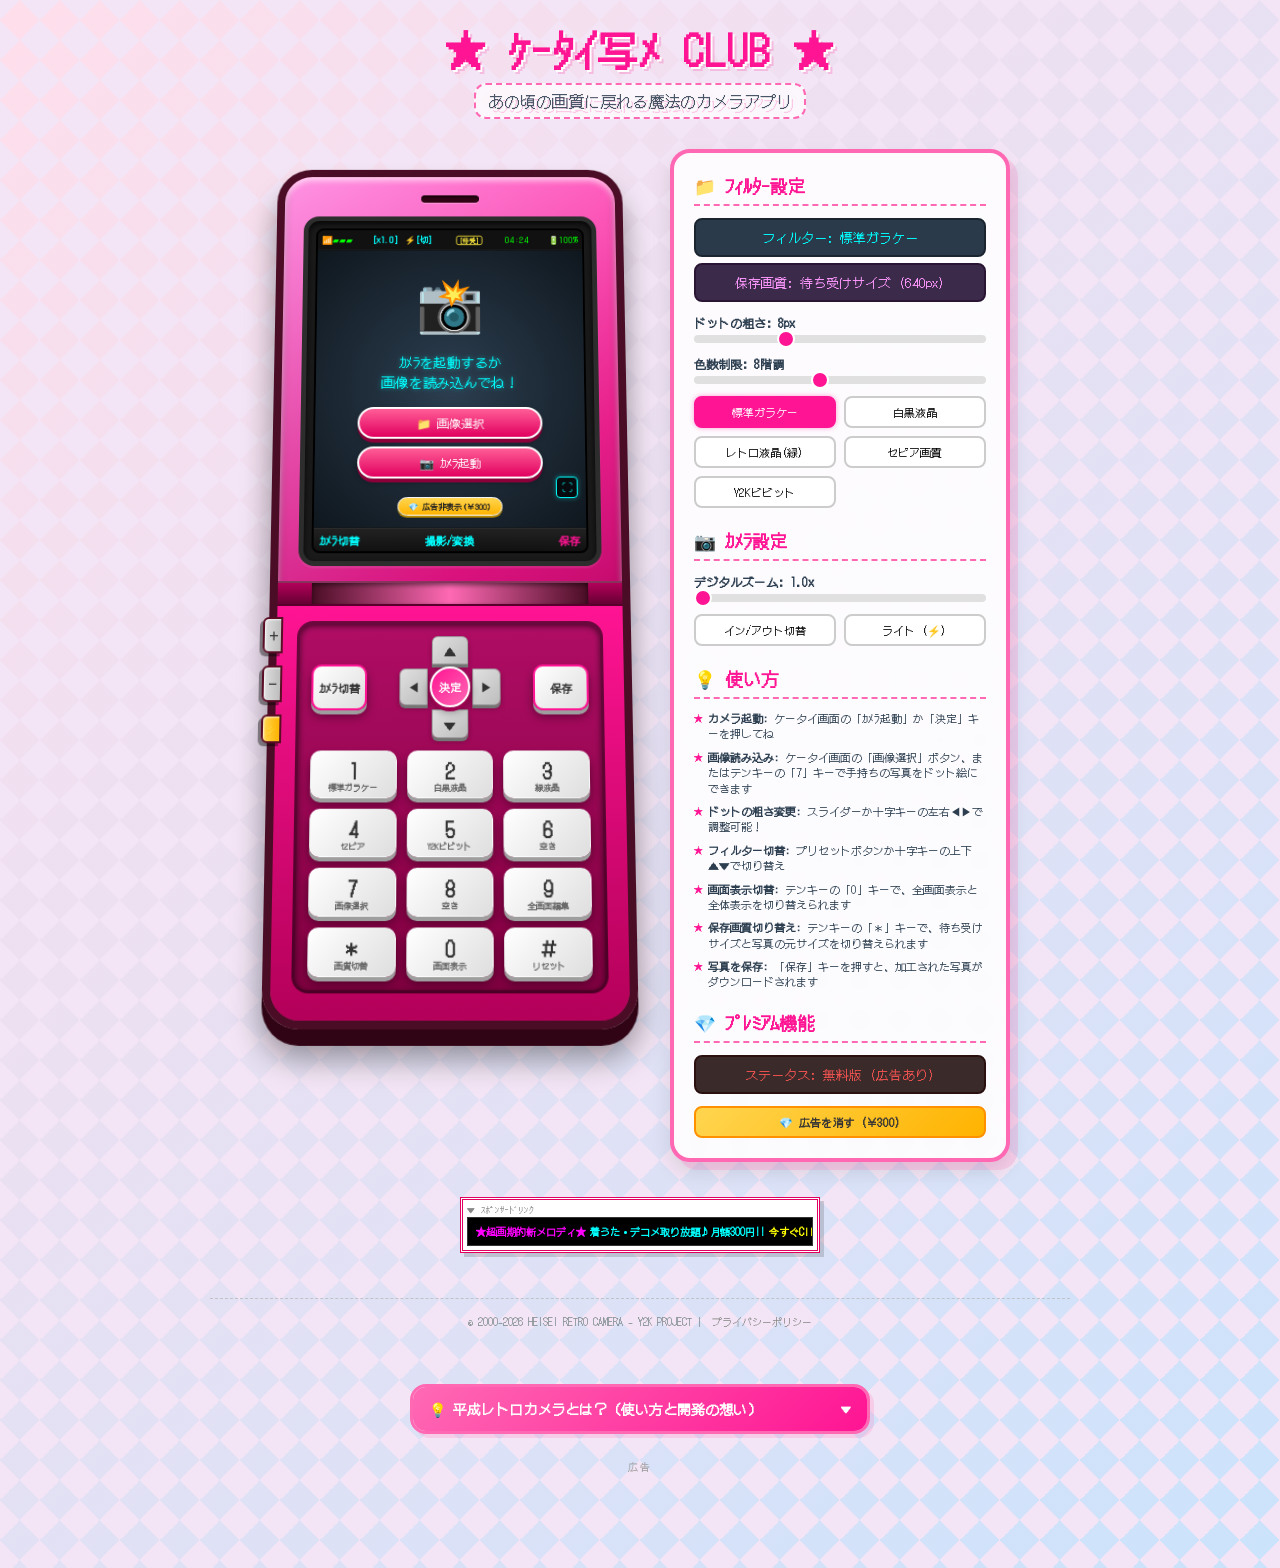
<file: index.html>
<!DOCTYPE html>
<html lang="ja">
<head>
    <meta charset="UTF-8">
    <meta name="viewport" content="width=device-width, initial-scale=1.0">
    <title>平成レトロカメラ | ガラケー画質・ドット絵加工Webアプリ</title>
    
    <!-- SEO 対策メタタグ -->
    <meta name="description" content="「あの頃」のガラケー画質にワンタップ加工！平成レトロなエモいドット絵風写真が撮れる、Y2Kエフェクト特化型カメラアプリ。">
    <meta name="keywords" content="平成レトロカメラ,ガラケー画質,ドット絵加工,Y2Kエフェクト,レトロポップ,カメラアプリ,無料,PWA">
    
    <!-- OGP (SNSシェア用メタタグ) -->
    <meta property="og:title" content="平成レトロカメラ | ガラケー画質ドット絵加工アプリ">
    <meta property="og:description" content="撮影した写真をガラケー風 of 低解像度・ガサガサ画質にワンタップ加工！">
    <meta property="og:type" content="website">
    <meta property="og:image" content="icon-512.png">
    
    <!-- PWA対応メタタグ ＆ マニフェスト -->
    <link rel="manifest" href="manifest.json">
    <meta name="theme-color" content="#ff69b4">
    
    <!-- iOS用PWA対応 -->
    <meta name="apple-mobile-web-app-capable" content="yes">
    <meta name="apple-mobile-web-app-status-bar-style" content="black-translucent">
    <meta name="apple-mobile-web-app-title" content="平成ﾚﾄﾛｶﾒﾗ">
    <link rel="apple-touch-icon" href="icon-192.png">

    <link rel="stylesheet" href="style.css?v=7">
    <!-- レトロなドットフォントをインポート -->
    <link rel="preconnect" href="https://fonts.googleapis.com">
    <link rel="preconnect" href="https://fonts.gstatic.com" crossorigin>
    <link href="https://fonts.googleapis.com/css2?family=DotGothic16&family=VT323&display=swap" rel="stylesheet">
</head>
<body>
    <div class="app-wrapper">
        <!-- スマホWeb版限定：最上部バナー (320x50) -->
        <div class="web-only-container ad-mobile-only" style="margin-top: 10px; margin-bottom: 5px; width: 100%; display: flex; justify-content: center; align-items: center;">
            <div class="admax-wrapper">
                <!-- admax -->
                <script src="https://adm.shinobi.jp/s/96e5e6a178e38fd227692c50a9574ebe"></script>
                <!-- admax -->
            </div>
        </div>
        <header class="app-header">
            <h1 class="logo-text">★ ｹｰﾀｲ写ﾒ CLUB ★</h1>
            <p class="sub-text">あの頃の画質に戻れる魔法のカメラアプリ</p>
        </header>

        <main class="main-content">
            <!-- ガラケー本体のUI -->
            <div class="phone-case">
                <!-- 側面ボタン（ボリューム/ズーム/ライトキー） -->
                <div class="side-keys">
                    <button class="side-key-btn" id="btn-side-zoom-in" title="ズームイン">＋</button>
                    <button class="side-key-btn" id="btn-side-zoom-out" title="ズームアウト">－</button>
                    <button class="side-key-btn" id="btn-side-light" title="ライトON/OFF">⚡</button>
                </div>

                <!-- 上部パーツ（ディスプレイ側） -->
                <div class="phone-upper">
                    <div class="speaker"></div>
                    <div class="screen-bezel">
                        <div class="screen-inner">
                            <!-- ステータスバー（電波、時間、電池） -->
                            <div class="status-bar">
                                <div class="signal">📶<span class="sig-bars">▰▰▰</span></div>
                                <div class="status-indicators">
                                    <span class="status-item" id="status-zoom">[x1.0]</span>
                                    <span class="status-item" id="status-flash">⚡[切]</span>
                                </div>
                                <div class="quality-mode" id="status-quality">[待受]</div>
                                <div class="clock" id="status-clock">12:00</div>
                                <div class="battery">🔋100%</div>
                            </div>

                            <!-- メインビュー（液晶） -->
                            <div class="screen-display">
                                <!-- カメラプレビュー（非表示にしてCanvasにドット絵化して描画） -->
                                <video id="camera-video" autoplay playsinline muted style="display: none;"></video>
                                
                                <!-- 液晶の中身：ドット絵変換を表示するCanvas -->
                                <canvas id="display-canvas"></canvas>

                                <!-- 液晶の上に重なるレトロフィルター（走査線やグリッド） -->
                                <div class="scanlines"></div>
                                <div class="lcd-grid"></div>

                                <!-- プレースホルダー（初期状態） -->
                                <div class="screen-placeholder" id="placeholder">
                                    <div class="placeholder-icon">📸</div>
                                    <div class="placeholder-title">ｶﾒﾗを起動するか<br>画像を読み込んでね！</div>
                                    <div class="placeholder-actions">
                                        <button class="screen-btn" id="screen-btn-upload">📁 画像選択</button>
                                        <button class="screen-btn" id="screen-btn-camera">📷 ｶﾒﾗ起動</button>
                                    </div>
                                    <button class="screen-premium-btn" id="screen-btn-premium">💎 広告非表示(￥300)</button>
                                </div>

                                <!-- 全画面編集モード起動ボタン -->
                                <button class="screen-expand-btn" id="screen-btn-expand" title="全画面編集モード">⛶</button>

                                <!-- 撮影時のフラッシュエフェクト -->
                                <div class="flash-overlay" id="flash-effect"></div>
                            </div>

                            <!-- ガラケー画面下のガイド表示 -->
                            <div class="screen-guide">
                                <div class="guide-item" id="guide-left">ｶﾒﾗ切替</div>
                                <div class="guide-item" id="guide-center">撮影/変換</div>
                                <div class="guide-item" id="guide-right">保存</div>
                            </div>
                        </div>
                    </div>
                </div>

                <!-- ヒンジ部分（折りたたみ蝶番） -->
                <div class="phone-hinge">
                    <div class="hinge-center"></div>
                </div>

                <!-- 下部パーツ（キーパッド側） -->
                <div class="phone-lower">
                    <div class="keypad-container">
                        <!-- メニューキー・十字キー -->
                        <div class="navigation-keys">
                            <button class="key-btn side-btn" id="btn-upload" title="カメラを切り替える">
                                <span class="key-label">ｶﾒﾗ切替</span>
                            </button>
                            
                            <div class="d-pad">
                                <button class="d-btn d-up" id="btn-prev-filter" title="前のフィルター">▲</button>
                                <button class="d-btn d-left" id="btn-dec-pixel" title="ドットを粗く">◀</button>
                                <button class="d-btn d-ok" id="btn-shutter" title="決定 / 撮影">決定</button>
                                <button class="d-btn d-right" id="btn-inc-pixel" title="ドットを細かく">▶</button>
                                <button class="d-btn d-down" id="btn-next-filter" title="次のフィルター">▼</button>
                            </div>

                            <button class="key-btn side-btn" id="btn-save" title="写真を保存">
                                <span class="key-label">保存</span>
                            </button>
                        </div>

                        <!-- テンキー -->
                        <div class="num-keys">
                            <button class="key-btn num-btn" data-key="1"><span class="num">1</span><span class="letters">標準ガラケー</span></button>
                            <button class="key-btn num-btn" data-key="2"><span class="num">2</span><span class="letters">白黒液晶</span></button>
                            <button class="key-btn num-btn" data-key="3"><span class="num">3</span><span class="letters">緑液晶</span></button>
                            <button class="key-btn num-btn" data-key="4"><span class="num">4</span><span class="letters">セピア</span></button>
                            <button class="key-btn num-btn" data-key="5"><span class="num">5</span><span class="letters">Y2Kビビット</span></button>
                            <button class="key-btn num-btn" data-key="6"><span class="num">6</span><span class="letters">空き</span></button>
                            <button class="key-btn num-btn" data-key="7"><span class="num">7</span><span class="letters">画像選択</span></button>
                            <button class="key-btn num-btn" data-key="8"><span class="num">8</span><span class="letters">空き</span></button>
                            <button class="key-btn num-btn" data-key="9"><span class="num">9</span><span class="letters">全画面編集</span></button>
                            <button class="key-btn num-btn" data-key="*"><span class="num">＊</span><span class="letters">画質切替</span></button>
                            <button class="key-btn num-btn" data-key="0"><span class="num">0</span><span class="letters">画面表示</span></button>
                            <button class="key-btn num-btn" data-key="#"><span class="num">＃</span><span class="letters">リセット</span></button>
                        </div>
                    </div>
                </div>
            </div>

            <!-- 操作・状態インジケータパネル（画面外） -->
            <div class="control-panel">
                <div class="panel-section">
                    <h3>📁 ﾌｨﾙﾀｰ設定</h3>
                    <div class="filter-indicator" id="filter-name">フィルター: 標準ガラケー</div>
                    <div class="filter-indicator" id="quality-indicator" style="background-color: #3b2a4a; color: #ff99ff; border-color: #2b1535; margin-top: -6px;">保存画質: 待ち受けサイズ (640px)</div>
                    <div class="filter-controls">
                        <label>ドットの粗さ: <span id="pixel-size-value">8</span>px</label>
                        <input type="range" id="pixel-slider" min="1" max="24" step="1" value="8">
                    </div>
                    <div class="filter-controls">
                        <label>色数制限: <span id="color-level-value">8</span>階調</label>
                        <input type="range" id="color-slider" min="2" max="16" step="1" value="8">
                    </div>
                    <div class="filter-list">
                        <button class="filter-preset-btn active" data-preset="normal">標準ガラケー</button>
                        <button class="filter-preset-btn" data-preset="mono">白黒液晶</button>
                        <button class="filter-preset-btn" data-preset="gameboy">レトロ液晶(緑)</button>
                        <button class="filter-preset-btn" data-preset="sepia">セピア画質</button>
                        <button class="filter-preset-btn" data-preset="cyber">Y2Kビビット</button>
                    </div>
                </div>

                <div class="panel-section">
                    <h3>📷 ｶﾒﾗ設定</h3>
                    <div class="filter-controls">
                        <label>デジタルズーム: <span id="zoom-value">1.0</span>x</label>
                        <input type="range" id="zoom-slider" min="1.0" max="3.0" step="0.1" value="1.0">
                    </div>
                    <div class="filter-list" style="grid-template-columns: 1fr 1fr;">
                        <button class="filter-preset-btn" id="btn-toggle-camera">イン/アウト切替</button>
                        <button class="filter-preset-btn" id="btn-toggle-light">ライト (⚡)</button>
                    </div>
                </div>

                <div class="panel-section instructions">
                    <h3>💡 使い方</h3>
                    <ul>
                        <li><strong>カメラ起動:</strong> ケータイ画面の「ｶﾒﾗ起動」か「決定」キーを押してね</li>
                        <li><strong>画像読み込み:</strong> ケータイ画面の「画像選択」ボタン、またはテンキーの「7」キーで手持ちの写真をドット絵にできます</li>
                        <li><strong>ドットの粗さ変更:</strong> スライダーか十字キーの左右◀▶で調整可能！</li>
                        <li><strong>フィルター切替:</strong> プリセットボタンか十字キーの上下▲▼で切り替え</li>
                        <li><strong>画面表示切替:</strong> テンキーの「0」キーで、全画面表示と全体表示を切り替えられます</li>
                        <li><strong>保存画質切り替え:</strong> テンキーの「＊」キーで、待ち受けサイズと写真の元サイズを切り替えられます</li>
                        <li><strong>写真を保存:</strong> 「保存」キーを押すと、加工された写真がダウンロードされます</li>
                    </ul>
                </div>

                <div class="panel-section" id="premium-panel-section">
                    <h3>💎 ﾌﾟﾚﾐｱﾑ機能</h3>
                    <div class="filter-indicator" id="premium-status" style="background-color: #1b351e; color: #66bb6a; border-color: #0c1a0e;">ステータス: 無料版 (広告あり)</div>
                    <button class="filter-preset-btn" id="btn-buy-premium" style="width: 100%; font-weight: bold; background: linear-gradient(135deg, #ffd54f 0%, #ffb300 100%); color: #333; border-color: #ff9100;">💎 広告を消す (￥300)</button>
                </div>
            </div>
        </main>

        <!-- 画像ファイル選択用の隠しinput -->
        <input type="file" id="image-file-input" accept="image/*" style="display: none;">

        <!-- ダミーのバナー広告（プレミアム時に非表示） -->
        <div class="ad-banner-wrapper" id="ad-banner">
            <div class="ad-label">▼ ｽﾎﾟﾝｻｰﾄﾞﾘﾝｸ</div>
            <div class="ad-content">
                <a href="#" class="ad-link" onclick="alert('ダミーの広告ページへ移動します（実際にはどこにも遷移しません）'); return false;">
                    <span class="ad-flash-text">★超画期的新メロディ★</span>
                    <span class="ad-main-text">着うた・デコメ取り放題♪月額300円!!</span>
                    <span class="ad-action-text">今すぐClick!➔</span>
                </a>
            </div>
        </div>

        <footer class="app-footer">
            <p>&copy; 2000-2026 HEISEI RETRO CAMERA - Y2K PROJECT | <a href="privacy.html" style="color: #888; text-decoration: none; margin-left: 5px;">プライバシーポリシー</a></p>
        </footer>
    </div>

    <!-- 💎 プレミアム購入ダイアログ（モーダル） -->
    <div class="modal-overlay" id="premium-modal">
        <div class="modal-box">
            <div class="modal-header">★ 決済シミュレーター ★</div>
            <div class="modal-body">
                <div class="modal-icon">💎</div>
                <h4>プレミアム版へアップグレード</h4>
                <p>￥300 で広告を完全に非表示にしますか？</p>
                <p class="modal-notice">※これはシミュレーションです。実際の決済は発生しません。</p>
            </div>
            <div class="modal-footer">
                <button class="modal-btn confirm-btn" id="modal-buy-confirm">購入する</button>
                <button class="modal-btn cancel-btn" id="modal-buy-cancel">キャンセル</button>
            </div>
        </div>
    </div>

    <!-- 📺 ダミー全画面インタースティシャル広告モーダル -->
    <div class="modal-overlay" id="ad-interstitial-modal">
        <div class="modal-box ad-modal-box">
            <div class="modal-header">▼ SPONSORED LINK</div>
            <div class="modal-body">
                <div class="ad-countdown" id="ad-countdown-text">広告を読み込んでいます… (あと 3 秒)</div>
                <!-- レトロでギラギラした全画面広告のダミー -->
                <div class="ad-interstitial-content">
                    <div class="ad-game-banner">
                        <div class="ad-game-title">⚔️ 平成大戦記 ⚔️</div>
                        <div class="ad-game-desc">懐かしの超大作RPGがモバイルで復活！</div>
                        <div class="ad-game-chars">👾🐉🧙‍♂️</div>
                        <div class="ad-game-action">【今すぐ無料ダウンロード】</div>
                    </div>
                </div>
                <p class="modal-notice">※広告非表示（プレミアム版）にするとこの画面は出なくなります。</p>
            </div>
        </div>
    </div>

    <!-- 📱 全画面編集モード（オーバーレイ） -->
    <div class="fullscreen-editor-overlay" id="fullscreen-editor">
        <!-- 上部ヘッダー（クローズボタン） -->
        <div class="editor-header">
            <span class="editor-title">★ ﾚﾄﾛ編集ﾓｰﾄﾞ ★</span>
            <button class="editor-close-btn" id="editor-close-btn">✕ 閉じる</button>
        </div>
        
        <!-- キャンバス表示エリア -->
        <div class="editor-canvas-container">
            <canvas id="editor-canvas"></canvas>
            <div class="editor-scanlines"></div>
        </div>
        
        <!-- 下部コントロールパネル -->
        <div class="editor-controls-panel">
            <div class="editor-control-group">
                <label>ドットの粗さ: <span id="editor-pixel-size-value">8</span>px</label>
                <input type="range" id="editor-pixel-slider" min="1" max="24" step="1" value="8">
            </div>
            <div class="editor-control-group">
                <label>色数制限: <span id="editor-color-level-value">8</span>階調</label>
                <input type="range" id="editor-color-slider" min="2" max="16" step="1" value="8">
            </div>
            <div class="editor-control-group" id="editor-zoom-group">
                <label>デジタルズーム: <span id="editor-zoom-value">1.0</span>x</label>
                <input type="range" id="editor-zoom-slider" min="1.0" max="3.0" step="0.1" value="1.0">
            </div>
            
            <div class="editor-presets-row">
                <button class="editor-preset-btn active" data-preset="normal">標準</button>
                <button class="editor-preset-btn" data-preset="mono">白黒</button>
                <button class="editor-preset-btn" data-preset="gameboy">緑液晶</button>
                <button class="editor-preset-btn" data-preset="sepia">セピア</button>
                <button class="editor-preset-btn" data-preset="cyber">Y2Kビビット</button>
            </div>
            
            <div class="editor-actions-row">
                <button class="editor-quality-btn" id="editor-btn-quality">📷 画質: 待受サイズ (640px)</button>
                <button class="editor-action-btn" id="editor-btn-save">💾 写真を保存</button>
            </div>
        </div>
    </div>

    <!-- Web版限定セクション (アプリ起動時はJSで非表示または削除されます) -->
    <div class="web-only-container">
        <!-- 「平成レトロカメラとは？」アコーディオン -->
        <div class="intro-accordion">
            <button class="accordion-header" id="accordion-toggle-btn">
                💡 平成レトロカメラとは？（使い方と開発の想い） <span class="accordion-icon">▼</span>
            </button>
            <div class="accordion-content" id="accordion-content-panel">
                <div class="accordion-inner">
                    <h3>📸 あの頃の空気感を、もう一度</h3>
                    <p>『平成レトロカメラ』は、2000年代初頭に私たちが使っていた「ガラケー（携帯電話）」のカメラ画質を忠実に再現するカメラアプリです。</p>
                    
                    <h3>✨ ガラケー画質（ローファイ）の魅力</h3>
                    <p>現在のスマホカメラは非常に高画質ですが、あえて色数を減らし、粗いドット（ピクセル）に変換することで、独特のノスタルジーやY2K（イヤー・ツー・ケー）トレンドのレトロポップな世界観を作り出すことができます。普通の写真が一瞬でエモい1枚に生まれ変わります。</p>
                    
                    <h3>⚙️ 詳しい使い方</h3>
                    <ul>
                        <li><strong>カメラ起動:</strong> 液晶画面の「📷 ｶﾒﾗ起動」を押すと、カメラのリアルタイム映像が映ります。</li>
                        <li><strong>画像選択:</strong> 「📁 画像選択」またはテンキーの「7」キーで、スマホ内にある写真を読み込んで加工できます。</li>
                        <li><strong>ドットの粗さ・色数調整:</strong> テンキーの「9」または画面右下の「⛶」ボタンを押して<strong>「全画面編集モード」</strong>を開くと、プレビューを大きく見ながらドットの粗さや色の階調を細かく調整できます。</li>
                        <li><strong>フィルター選択:</strong> テンキーの「1」〜「5」で「標準ガラケー」「白黒液晶」「緑液晶（レトロゲーム風）」「セピア」「Y2Kビビット（サイバー）」のフィルターを瞬時に切り替えられます。</li>
                        <li><strong>保存:</strong> 「保存」または「写真を保存」ボタンを押すことで、加工した画像をダウンロードできます。</li>
                    </ul>

                    <h3>🔒 安心の完全ローカル処理</h3>
                    <p>本アプリは、写真の読み込みやカメラ映像のドット絵加工などを<strong>すべてお客様の端末内（ブラウザ内）だけで処理</strong>しています。画像データが外部のサーバーに送信されたり保存されたりすることは一切ありませんので、安心してご利用ください。</p>
                    
                    <p class="dev-note">※本アプリは、平成レトロの懐かしい雰囲気を楽しむためのエンターテインメントアプリです。</p>
                </div>
            </div>
        </div>

        <!-- 忍者AdMax 広告枠コンテナ -->
        <div class="web-ad-area">
            <div class="web-ad-label">広告</div>
            
            <!-- スマホ用バナー (320x100) -->
            <div class="admax-wrapper ad-mobile-only">
                <!-- admax -->
                <script src="https://adm.shinobi.jp/s/89c26886f02d72fa9f529df8e6dc32fd"></script>
                <!-- admax -->
            </div>

            <!-- PC用バナー (728x90) -->
            <div class="admax-wrapper ad-desktop-only">
                <!-- admax -->
                <script src="https://adm.shinobi.jp/s/ff1e614f58d47c0a94a91d3cadf0cf4e"></script>
                <!-- admax -->
            </div>
        </div>
    </div>

    <!-- PWAインストール案内トースト（初回保存後に表示） -->
    <div class="pwa-toast-container" id="pwa-toast" style="display: none;">
        <div class="pwa-toast-content">
            <span class="pwa-toast-emoji">💎</span>
            <div class="pwa-toast-text">
                <strong>ホーム画面に追加しませんか？</strong>
                <span>次からアプリのようにワンタップで一瞬で起動できます！</span>
            </div>
            <button class="pwa-toast-close" id="pwa-toast-close-btn" title="閉じる">✕</button>
        </div>
    </div>

    <script src="app.js?v=11"></script>
    
    <!-- サービスワーカー (PWA) の登録と自動更新スクリプト -->
    <script>
        if ('serviceWorker' in navigator) {
            window.addEventListener('load', () => {
                navigator.serviceWorker.register('./sw.js')
                    .then((reg) => {
                        console.log('Service Worker 登録成功！', reg.scope);
                        
                        // 更新（新しいService Worker）の監視
                        reg.onupdatefound = () => {
                            const installingWorker = reg.installing;
                            if (installingWorker) {
                                installingWorker.onstatechange = () => {
                                    if (installingWorker.state === 'installed') {
                                        if (navigator.serviceWorker.controller) {
                                            console.log('新しいバージョンが検出されました。強制リロードします。');
                                            // 新しいService Workerが待機状態になったら自動リロードを期待
                                        } else {
                                            console.log('コンテンツがキャッシュされました。オフラインで利用可能です。');
                                        }
                                    }
                                };
                            }
                        };
                    })
                    .catch((err) => console.error('Service Worker 登録失敗：', err));
            });

            // 新しいService Workerが古いものを引き継いだ（コントローラーが変わった）時にリロードを実行
            let refreshing = false;
            navigator.serviceWorker.addEventListener('controllerchange', () => {
                if (!refreshing) {
                    refreshing = true;
                    console.log('Service Worker controller が変更されました。ページをリロードします。');
                    window.location.reload();
                }
            });
        }
    </script>
</body>
</html>
</file>
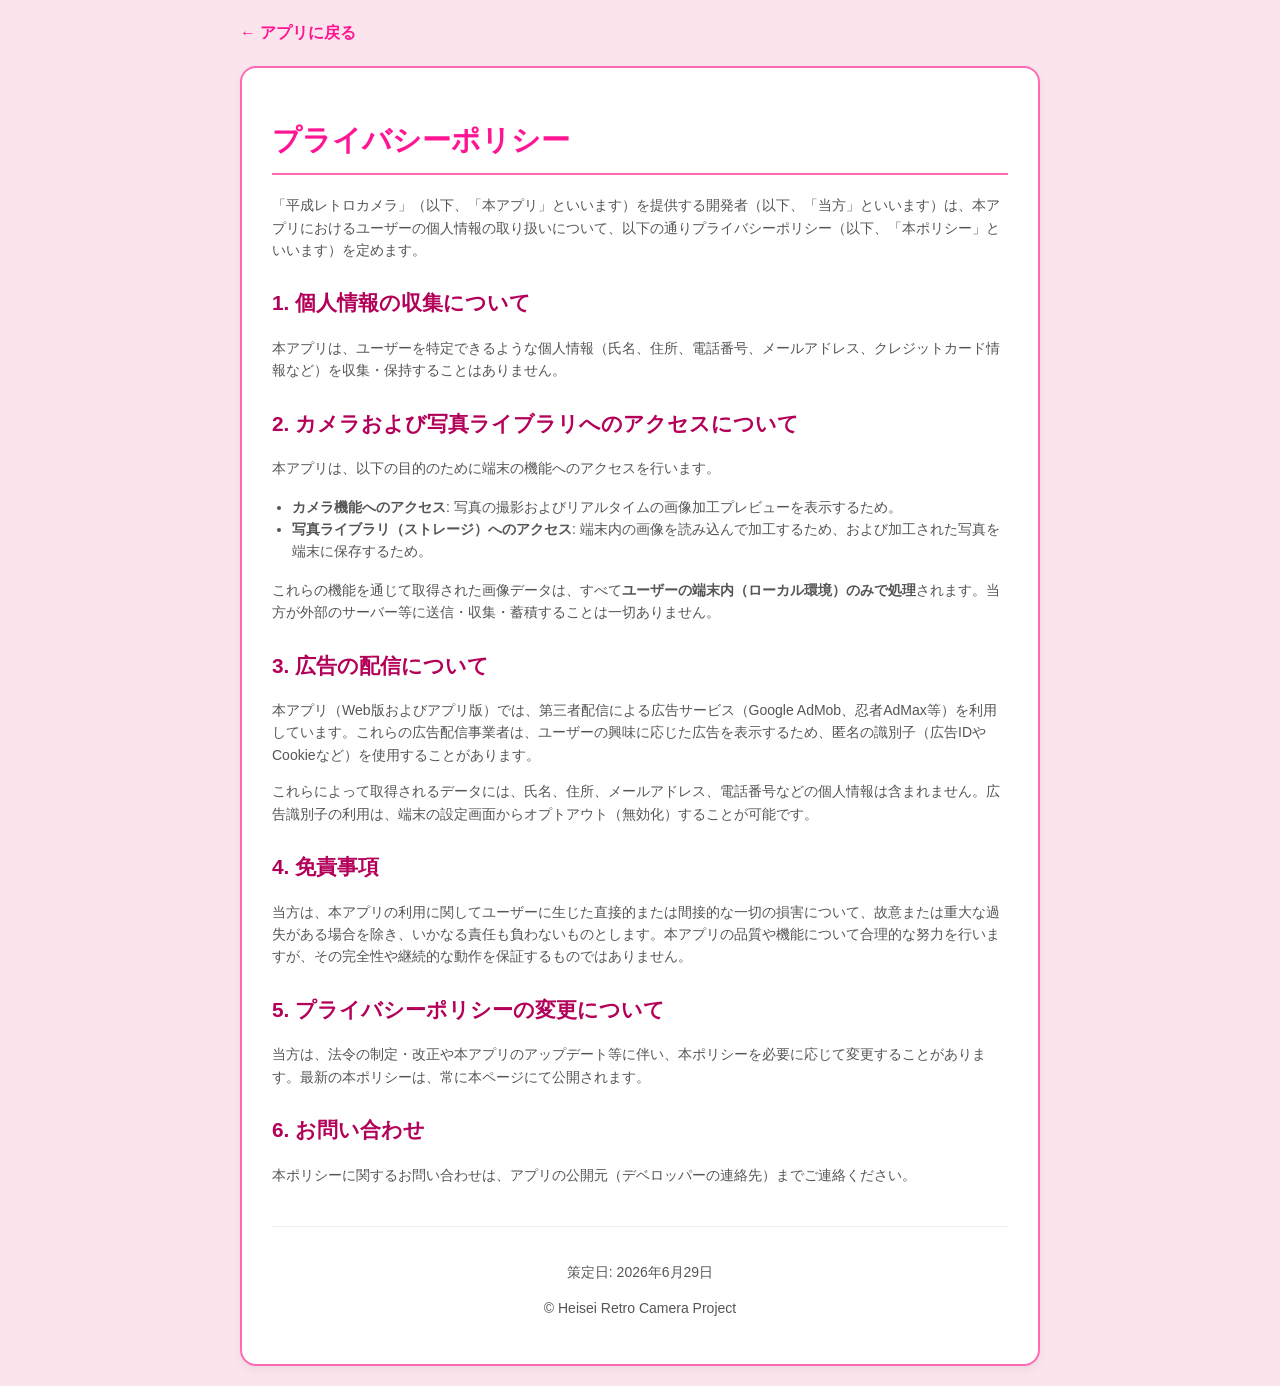
<file: privacy.html>
<!DOCTYPE html>
<html lang="ja">
<head>
    <meta charset="UTF-8">
    <meta name="viewport" content="width=device-width, initial-scale=1.0">
    <title>プライバシーポリシー | 平成レトロカメラ</title>
    <style>
        body {
            font-family: sans-serif;
            line-height: 1.6;
            color: #333;
            max-width: 800px;
            margin: 0 auto;
            padding: 20px;
            background-color: #fce4ec;
        }
        .container {
            background-color: #fff;
            padding: 30px;
            border-radius: 16px;
            box-shadow: 0 4px 10px rgba(0,0,0,0.05);
            border: 2px solid #ff69b4;
        }
        h1 {
            color: #ff1493;
            border-bottom: 2px solid #ff69b4;
            padding-bottom: 10px;
            font-size: 1.8rem;
        }
        h2 {
            color: #b30059;
            font-size: 1.3rem;
            margin-top: 25px;
        }
        p, li {
            font-size: 14px;
            color: #555;
        }
        ul {
            padding-left: 20px;
        }
        .footer {
            margin-top: 40px;
            text-align: center;
            font-size: 12px;
            color: #999;
            border-top: 1px solid #eee;
            padding-top: 20px;
        }
        .back-link {
            display: inline-block;
            margin-bottom: 20px;
            color: #ff1493;
            text-decoration: none;
            font-weight: bold;
        }
        .back-link:hover {
            text-decoration: underline;
        }
    </style>
</head>
<body>
    <a href="./" class="back-link">← アプリに戻る</a>
    <div class="container">
        <h1>プライバシーポリシー</h1>
        <p>「平成レトロカメラ」（以下、「本アプリ」といいます）を提供する開発者（以下、「当方」といいます）は、本アプリにおけるユーザーの個人情報の取り扱いについて、以下の通りプライバシーポリシー（以下、「本ポリシー」といいます）を定めます。</p>

        <h2>1. 個人情報の収集について</h2>
        <p>本アプリは、ユーザーを特定できるような個人情報（氏名、住所、電話番号、メールアドレス、クレジットカード情報など）を収集・保持することはありません。</p>

        <h2>2. カメラおよび写真ライブラリへのアクセスについて</h2>
        <p>本アプリは、以下の目的のために端末の機能へのアクセスを行います。</p>
        <ul>
            <li><strong>カメラ機能へのアクセス</strong>: 写真の撮影およびリアルタイムの画像加工プレビューを表示するため。</li>
            <li><strong>写真ライブラリ（ストレージ）へのアクセス</strong>: 端末内の画像を読み込んで加工するため、および加工された写真を端末に保存するため。</li>
        </ul>
        <p>これらの機能を通じて取得された画像データは、すべて<strong>ユーザーの端末内（ローカル環境）のみで処理</strong>されます。当方が外部のサーバー等に送信・収集・蓄積することは一切ありません。</p>

        <h2>3. 広告の配信について</h2>
        <p>本アプリ（Web版およびアプリ版）では、第三者配信による広告サービス（Google AdMob、忍者AdMax等）を利用しています。これらの広告配信事業者は、ユーザーの興味に応じた広告を表示するため、匿名の識別子（広告IDやCookieなど）を使用することがあります。</p>
        <p>これらによって取得されるデータには、氏名、住所、メールアドレス、電話番号などの個人情報は含まれません。広告識別子の利用は、端末の設定画面からオプトアウト（無効化）することが可能です。</p>

        <h2>4. 免責事項</h2>
        <p>当方は、本アプリの利用に関してユーザーに生じた直接的または間接的な一切の損害について、故意または重大な過失がある場合を除き、いかなる責任も負わないものとします。本アプリの品質や機能について合理的な努力を行いますが、その完全性や継続的な動作を保証するものではありません。</p>

        <h2>5. プライバシーポリシーの変更について</h2>
        <p>当方は、法令の制定・改正や本アプリのアップデート等に伴い、本ポリシーを必要に応じて変更することがあります。最新の本ポリシーは、常に本ページにて公開されます。</p>

        <h2>6. お問い合わせ</h2>
        <p>本ポリシーに関するお問い合わせは、アプリの公開元（デベロッパーの連絡先）までご連絡ください。</p>

        <div class="footer">
            <p>策定日: 2026年6月29日</p>
            <p>&copy; Heisei Retro Camera Project</p>
        </div>
    </div>
</body>
</html>
</file>
<file: style.css>
/* ==========================================================================
   HEISEI RETRO CAMERA - Y2K STYLESHEET
   ========================================================================== */

/* 1. Core Design System & Variables */
:root {
    --bg-color: #fce4ec; /* Y2Kパステルピンク */
    --phone-color: #ff69b4; /* ガラケーのメタリックピンク */
    --phone-accent: #ff1493; /* ディープピンク */
    --phone-metal: #e0e0e0; /* シルバーの金属パーツ */
    --key-bg: #ffffff; /* キーの背景色 */
    --key-text: #333333;
    --lcd-bg: #8fa382; /* 懐かしのモノクロ液晶風グリーン（デフォルト時） */
    --lcd-glow: #e0f2f1; /* 液晶バックライト光 */
    --text-color: #2c3e50;
    --neon-blue: #00ffff;
    --neon-yellow: #fff350;
    
    /* Fonts */
    --font-pixel: 'DotGothic16', 'VT323', monospace;
}

* {
    box-sizing: border-box;
    margin: 0;
    padding: 0;
}

body {
    background-color: #e8eaf6;
    /* Y2Kレトロフューチャーなグラデーションとグリッド背景 */
    background-image: 
        linear-gradient(45deg, #f3e5f5 25%, transparent 25%), 
        linear-gradient(-45deg, #f3e5f5 25%, transparent 25%), 
        linear-gradient(45deg, transparent 75%, #f3e5f5 75%), 
        linear-gradient(-45deg, transparent 75%, #f3e5f5 75%),
        linear-gradient(135deg, #ffdeeb 0%, #cbe3fc 100%);
    background-size: 40px 40px, 40px 40px, 40px 40px, 40px 40px, 100% 100%;
    font-family: var(--font-pixel);
    color: var(--text-color);
    min-height: 100vh;
    display: flex;
    flex-direction: column;
    justify-content: center;
    align-items: center;
    overflow-x: hidden;
}

/* 2. Layout Wrapper */
.app-wrapper {
    width: 100%;
    max-width: 900px;
    padding: 20px;
    display: flex;
    flex-direction: column;
    align-items: center;
    gap: 20px;
}

/* Header Design (Y2K Neon Pop Style) */
.app-header {
    text-align: center;
    margin-bottom: 10px;
    text-shadow: 2px 2px 0px #ffffff, 4px 4px 0px rgba(255, 20, 147, 0.2);
}

.logo-text {
    font-size: 2.5rem;
    color: var(--phone-accent);
    letter-spacing: 2px;
    animation: rainbow-glow 8s infinite linear;
}

.sub-text {
    font-size: 1rem;
    margin-top: 5px;
    color: #4a5568;
    background-color: rgba(255, 255, 255, 0.7);
    padding: 4px 12px;
    border-radius: 12px;
    display: inline-block;
    border: 2px dashed var(--phone-color);
}

.main-content {
    display: flex;
    flex-direction: row;
    align-items: flex-start;
    justify-content: center;
    gap: 40px;
    width: 100%;
    flex-wrap: wrap;
}

/* 3. The Garakei (Feature Phone) Machine Body */
.phone-case {
    background: linear-gradient(135deg, #ff80df 0%, #ff1493 50%, #b30059 100%);
    border: 8px solid #4a0d25;
    border-radius: 36px;
    box-shadow: 
        0 15px 0px #300414, 
        0 25px 30px rgba(0,0,0,0.4),
        inset 0 4px 6px rgba(255,255,255,0.6),
        inset 0 -10px 10px rgba(0,0,0,0.3);
    width: 360px;
    display: flex;
    flex-direction: column;
    overflow: visible;
    position: relative;
    user-select: none;
    transform: perspective(800px) rotateX(5deg);
}

/* Upper Part (Screen Half) */
.phone-upper {
    padding: 20px 20px 15px 20px;
    display: flex;
    flex-direction: column;
    align-items: center;
    background: linear-gradient(to bottom, rgba(255,255,255,0.15), rgba(0,0,0,0.15));
    border-radius: 28px 28px 0 0;
}

.speaker {
    width: 60px;
    height: 8px;
    background-color: #300414;
    border-radius: 4px;
    margin-bottom: 15px;
    box-shadow: inset 0 2px 2px rgba(0,0,0,0.6), 0 1px 1px rgba(255,255,255,0.3);
}

.screen-bezel {
    width: 100%;
    background-color: #1a1a1a;
    border: 5px solid #2d2d2d;
    border-radius: 16px;
    padding: 8px;
    box-shadow: 
        inset 0 3px 6px rgba(0,0,0,0.8),
        0 2px 2px rgba(255,255,255,0.1);
}

.screen-inner {
    background-color: #000;
    width: 100%;
    height: 340px;
    border-radius: 8px;
    overflow: hidden;
    position: relative;
    display: flex;
    flex-direction: column;
    border: 2px solid #000;
}

/* Status Bar */
.status-bar {
    height: 22px;
    background-color: #111;
    color: #00ff00; /* レトログリーン */
    font-size: 9px;
    display: flex;
    justify-content: space-between;
    align-items: center;
    padding: 0 4px;
    border-bottom: 1px solid #222;
    letter-spacing: 0px;
    white-space: nowrap;
}

.sig-bars {
    color: #00ff00;
}

.quality-mode {
    color: #ffeb3b; /* 黄金色 */
    font-weight: bold;
    font-size: 8px;
    border: 1px solid #ffeb3b;
    padding: 0px 3px;
    border-radius: 3px;
    line-height: 1.2;
    transform: scale(0.85);
    white-space: nowrap;
    margin: 0 2px;
}

/* LCD Screen Display Area */
.screen-display {
    flex-grow: 1;
    position: relative;
    background-color: #111;
    display: flex;
    justify-content: center;
    align-items: center;
    overflow: hidden;
}

#display-canvas {
    width: 100%;
    height: 100%;
    object-fit: cover;
    image-rendering: pixelated; /* ドットをくっきり引き伸ばす */
    image-rendering: crisp-edges;
    display: block;
}

#display-canvas.fit-contain {
    object-fit: contain;
    background-color: #0f1519; /* 全体表示時の余白 */
}

/* Placeholder State */
.screen-placeholder {
    position: absolute;
    top: 0;
    left: 0;
    width: 100%;
    height: 100%;
    background-color: #2b3a4a;
    color: #e0f2f1;
    display: flex;
    flex-direction: column;
    justify-content: center;
    align-items: center;
    text-align: center;
    padding: 20px;
    z-index: 10;
    gap: 15px;
    background-image: radial-gradient(circle, #2c3e50 0%, #0f171e 100%);
}

.placeholder-icon {
    font-size: 3.5rem;
    animation: bounce-slow 2s infinite ease-in-out;
}

.placeholder-title {
    font-size: 14px;
    line-height: 1.5;
    color: #00ffff;
    text-shadow: 0 0 5px rgba(0, 255, 255, 0.5);
}

.placeholder-actions {
    display: flex;
    flex-direction: column;
    gap: 8px;
    width: 80%;
}

.screen-btn {
    background: linear-gradient(to bottom, #ff5e97, #e1005f);
    border: 2px solid #fff;
    color: #fff;
    padding: 6px 12px;
    border-radius: 20px;
    font-family: var(--font-pixel);
    font-size: 12px;
    cursor: pointer;
    box-shadow: 0 4px 0 #8c003a, 0 4px 6px rgba(0,0,0,0.3);
    transition: transform 0.1s, box-shadow 0.1s;
}

.screen-btn:active {
    transform: translateY(2px);
    box-shadow: 0 2px 0 #8c003a, 0 2px 3px rgba(0,0,0,0.3);
}

/* Scanlines Effect Overlay */
.scanlines {
    position: absolute;
    top: 0;
    left: 0;
    width: 100%;
    height: 100%;
    background: repeating-linear-gradient(
        rgba(0, 0, 0, 0.15) 0px,
        rgba(0, 0, 0, 0.15) 1px,
        transparent 2px,
        transparent 4px
    );
    pointer-events: none;
    z-index: 5;
}

/* LCD Pixel Grid Overlay */
.lcd-grid {
    position: absolute;
    top: 0;
    left: 0;
    width: 100%;
    height: 100%;
    background-image: 
        linear-gradient(to right, rgba(0, 0, 0, 0.05) 1px, transparent 1px),
        linear-gradient(to bottom, rgba(0, 0, 0, 0.05) 1px, transparent 1px);
    background-size: 3px 3px;
    pointer-events: none;
    z-index: 4;
}

/* Flash Effect overlay */
.flash-overlay {
    position: absolute;
    top: 0;
    left: 0;
    width: 100%;
    height: 100%;
    background-color: #fff;
    opacity: 0;
    pointer-events: none;
    z-index: 20;
}

.flash-active {
    animation: flash-animation 0.4s ease-out;
}

/* Screen Guide (Footer) */
.screen-guide {
    height: 24px;
    background: linear-gradient(to bottom, #222, #111);
    border-top: 1px solid #333;
    display: flex;
    justify-content: space-between;
    align-items: center;
    padding: 0 6px;
    color: #e0f2f1;
    font-size: 11px;
}

.guide-item {
    flex: 1;
    text-align: center;
    color: #00ffff;
    font-weight: bold;
}
.guide-item:first-child { text-align: left; }
.guide-item:last-child { text-align: right; color: #ff1493; }

/* Hinge (Center Folding Part) */
.phone-hinge {
    height: 25px;
    background: linear-gradient(to bottom, #b30059, #660033);
    border-top: 2px solid rgba(255,255,255,0.2);
    border-bottom: 2px solid rgba(0,0,0,0.5);
    display: flex;
    justify-content: center;
    position: relative;
}

.hinge-center {
    width: 80%;
    height: 100%;
    background: linear-gradient(to right, #4a0d25, #ff69b4, #4a0d25);
    box-shadow: inset 0 2px 5px rgba(0,0,0,0.5);
}

/* Lower Part (Keyboard Side) */
.phone-lower {
    background: linear-gradient(to bottom, #ff1493 0%, #b30059 100%);
    padding: 15px 20px 25px 20px;
    border-radius: 0 0 28px 28px;
}

.keypad-container {
    background-color: rgba(0,0,0,0.3);
    border-radius: 16px;
    padding: 12px;
    border: 3px solid rgba(0,0,0,0.4);
    box-shadow: inset 0 2px 6px rgba(0,0,0,0.6);
}

/* Navigation and D-Pad */
.navigation-keys {
    display: flex;
    justify-content: space-between;
    align-items: center;
    margin-bottom: 12px;
    position: relative;
    height: 100px;
}

.key-btn {
    background: linear-gradient(135deg, #ffffff 0%, #dedede 100%);
    border: none;
    border-radius: 10px;
    color: var(--key-text);
    font-family: var(--font-pixel);
    cursor: pointer;
    box-shadow: 
        0 4px 0px #9e9e9e,
        0 6px 10px rgba(0,0,0,0.4);
    transition: all 0.05s ease;
    display: flex;
    flex-direction: column;
    justify-content: center;
    align-items: center;
    font-weight: bold;
}

.key-btn:active, .key-btn.active {
    transform: translateY(3px);
    box-shadow: 
        0 1px 0px #9e9e9e,
        0 2px 4px rgba(0,0,0,0.4);
}

.side-btn {
    width: 55px;
    height: 45px;
    font-size: 10px;
    border: 2px solid #ff1493;
}

.side-btn .key-label {
    margin-top: 2px;
    font-size: 11px;
}

/* Cross / Directional Key (D-Pad) */
.d-pad {
    position: relative;
    width: 100px;
    height: 100px;
}

.d-btn {
    position: absolute;
    background: linear-gradient(135deg, #e0e0e0 0%, #bdbdbd 100%);
    border: 1px solid #9e9e9e;
    color: #333;
    font-size: 12px;
    cursor: pointer;
    box-shadow: 0 3px 0 #757575, 0 3px 5px rgba(0,0,0,0.3);
    transition: all 0.05s;
    font-family: var(--font-pixel);
}

.d-btn:active {
    transform: translateY(2px);
    box-shadow: 0 1px 0 #757575, 0 1px 3px rgba(0,0,0,0.3);
}

.d-up {
    top: 0; left: 32px; width: 36px; height: 28px;
    border-radius: 6px 6px 0 0;
}
.d-down {
    bottom: 0; left: 32px; width: 36px; height: 28px;
    border-radius: 0 0 6px 6px;
}
.d-left {
    top: 32px; left: 0; width: 28px; height: 36px;
    border-radius: 6px 0 0 6px;
}
.d-right {
    top: 32px; right: 0; width: 28px; height: 36px;
    border-radius: 0 6px 6px 0;
}

.d-ok {
    top: 30px;
    left: 30px;
    width: 40px;
    height: 40px;
    border-radius: 50%;
    z-index: 2;
    background: linear-gradient(135deg, #ff1493 0%, #ff69b4 100%);
    color: white;
    border: 2px solid #ffffff;
    font-size: 11px;
    font-weight: bold;
    box-shadow: 0 4px 0 #9c004f, 0 4px 8px rgba(0,0,0,0.4);
}

.d-ok:active {
    transform: translateY(2px);
    box-shadow: 0 2px 0 #9c004f, 0 2px 4px rgba(0,0,0,0.4);
}

/* Numeric Keys (3x4 Grid) */
.num-keys {
    display: grid;
    grid-template-columns: repeat(3, 1fr);
    gap: 10px;
}

.num-btn {
    height: 46px;
    font-size: 16px;
    border-radius: 10px;
    border: 1px solid rgba(255, 255, 255, 0.2);
}

.num-btn .num {
    font-size: 18px;
    font-weight: bold;
}

.num-btn .letters {
    font-size: 8px;
    color: #666;
    margin-top: -2px;
}

/* バックライト点灯エフェクト（ホバー/アクティブ時） */
.num-btn:hover {
    background: linear-gradient(135deg, #fff9c4 0%, #fff59d 100%);
    box-shadow: 
        0 4px 0px #fbc02d,
        0 6px 10px rgba(0,0,0,0.3),
        0 0 8px rgba(255, 235, 59, 0.6);
}

/* 4. Outside Control Panel (Sidebar) */
.control-panel {
    background: rgba(255, 255, 255, 0.85);
    border: 4px solid var(--phone-color);
    border-radius: 20px;
    padding: 20px;
    width: 340px;
    box-shadow: 8px 8px 0px rgba(255, 105, 180, 0.2), 0 10px 20px rgba(0,0,0,0.1);
    backdrop-filter: blur(10px);
}

.panel-section {
    margin-bottom: 20px;
}

.panel-section:last-child {
    margin-bottom: 0;
}

.panel-section h3 {
    color: var(--phone-accent);
    border-bottom: 2px dashed var(--phone-color);
    padding-bottom: 6px;
    margin-bottom: 12px;
    font-size: 1.1rem;
}

.filter-indicator {
    background-color: #2b3a4a;
    color: #00ffff;
    padding: 8px;
    border-radius: 8px;
    text-align: center;
    font-size: 13px;
    margin-bottom: 12px;
    border: 2px solid #1a2530;
}

.filter-controls {
    display: flex;
    flex-direction: column;
    margin-bottom: 12px;
    gap: 4px;
}

.filter-controls label {
    font-size: 12px;
    font-weight: bold;
}

.filter-controls input[type="range"] {
    -webkit-appearance: none;
    width: 100%;
    height: 8px;
    border-radius: 4px;
    background: #e0e0e0;
    outline: none;
}

.filter-controls input[type="range"]::-webkit-slider-thumb {
    -webkit-appearance: none;
    appearance: none;
    width: 18px;
    height: 18px;
    border-radius: 50%;
    background: var(--phone-accent);
    cursor: pointer;
    border: 2px solid white;
}

.filter-list {
    display: grid;
    grid-template-columns: repeat(2, 1fr);
    gap: 8px;
    margin-top: 10px;
}

.filter-preset-btn {
    background-color: #fff;
    border: 2px solid #ccc;
    border-radius: 8px;
    padding: 6px;
    font-family: var(--font-pixel);
    font-size: 11px;
    cursor: pointer;
    transition: all 0.2s;
}

.filter-preset-btn:hover {
    border-color: var(--phone-color);
    background-color: #fff0f6;
}

.filter-preset-btn.active {
    background-color: var(--phone-accent);
    color: white;
    border-color: var(--phone-accent);
    box-shadow: 0 0 5px rgba(255, 20, 147, 0.4);
}

.instructions ul {
    list-style-type: none;
}

.instructions li {
    font-size: 11px;
    margin-bottom: 8px;
    line-height: 1.4;
    position: relative;
    padding-left: 14px;
}

.instructions li::before {
    content: "★";
    position: absolute;
    left: 0;
    color: var(--phone-accent);
    font-size: 9px;
    top: 2px;
}

/* Footer Styles */
.app-footer {
    width: 100%;
    text-align: center;
    margin-top: 20px;
    padding: 15px;
    font-size: 10px;
    color: #7f8c8d;
    border-top: 1px dashed #bdc3c7;
}

/* ==========================================================================
   Animations
   ========================================================================== */

@keyframes rainbow-glow {
    0%, 100% { color: var(--phone-accent); text-shadow: 0 0 8px rgba(255,20,147,0.3); }
    33% { color: #8e44ad; text-shadow: 0 0 8px rgba(142,68,173,0.3); }
    66% { color: #2980b9; text-shadow: 0 0 8px rgba(41,128,185,0.3); }
}

@keyframes bounce-slow {
    0%, 100% { transform: translateY(0); }
    50% { transform: translateY(-10px); }
}

@keyframes flash-animation {
    0% { opacity: 0; }
    20% { opacity: 1; }
    100% { opacity: 0; }
}

/* Media Queries for smaller screens */
@media (max-width: 768px) {
    .main-content {
        flex-direction: column;
        align-items: center;
    }
}

/* Side keys styling (Zoom / Flash) */
.side-keys {
    position: absolute;
    left: -14px;
    top: 460px; /* キーパッド「ｶﾒﾗ切替」の横に移動 */
    display: flex;
    flex-direction: column;
    gap: 12px;
    z-index: 10;
}

.side-key-btn {
    width: 20px;
    height: 36px;
    background: linear-gradient(to right, #dedede 0%, #bdbdbd 100%);
    border: 2px solid #5a0d25;
    border-radius: 6px 0 0 6px;
    color: #333;
    font-family: var(--font-pixel);
    font-size: 11px;
    font-weight: bold;
    cursor: pointer;
    display: flex;
    justify-content: center;
    align-items: center;
    box-shadow: 
        -3px 3px 0px rgba(0,0,0,0.4),
        inset 1px 1px 2px rgba(255,255,255,0.8);
    transition: all 0.05s ease;
    padding: 0;
}

.side-key-btn:active {
    transform: translateX(2px);
    box-shadow: 
        -1px 1px 0px rgba(0,0,0,0.4),
        inset 1px 1px 2px rgba(255,255,255,0.8);
}

#btn-side-light {
    height: 28px;
    background: linear-gradient(to right, #ffd54f 0%, #ffb300 100%);
    color: #333;
}

/* Status Bar indicators */
.status-indicators {
    display: flex;
    gap: 6px;
    font-size: 9px;
    color: #00ffff;
    white-space: nowrap;
}

.status-item {
    font-weight: bold;
}

/* 💎 Premium Button in Screen Bezel */
.screen-premium-btn {
    background: linear-gradient(to bottom, #ffd54f, #ffb300);
    border: 1px solid #fff;
    border-radius: 12px;
    color: #222;
    padding: 3px 10px;
    font-family: var(--font-pixel);
    font-size: 8px;
    font-weight: bold;
    cursor: pointer;
    margin-top: 4px;
    box-shadow: 0 2px 0 #b78a00;
    animation: pulse-slow 1.5s infinite ease-in-out;
}

.screen-premium-btn:active {
    transform: translateY(1px);
    box-shadow: none;
}

/* 📺 Dummy Ad Banner (Bottom of Screen) */
.ad-banner-wrapper {
    width: 100%;
    max-width: 360px;
    margin: 15px auto 5px auto;
    background-color: #fff;
    border: 3px double #e1005f;
    padding: 4px;
    box-shadow: 4px 4px 0px rgba(0,0,0,0.15);
    display: flex;
    flex-direction: column;
    gap: 2px;
    font-family: var(--font-pixel);
}

.ad-label {
    font-size: 8px;
    color: #888;
    letter-spacing: 1px;
    text-align: left;
}

.ad-content {
    background-color: #000;
    border: 1px solid #333;
    overflow: hidden;
}

.ad-link {
    display: flex;
    flex-direction: row;
    justify-content: space-between;
    align-items: center;
    text-decoration: none;
    padding: 6px 8px;
    font-size: 10px;
    white-space: nowrap;
}

.ad-flash-text {
    color: #ff00ff;
    font-weight: bold;
    animation: flash-red-yellow 0.6s infinite steps(2);
}

.ad-main-text {
    color: #00ffff;
    margin: 0 4px;
    font-weight: bold;
}

.ad-action-text {
    color: #ffff00;
    font-weight: bold;
    animation: bounce-horizontal 0.8s infinite ease-in-out;
}

/* 💎 Modal overlays & dialog box styling */
.modal-overlay {
    position: fixed;
    top: 0;
    left: 0;
    width: 100%;
    height: 100%;
    background-color: rgba(0, 0, 0, 0.7);
    display: none;
    justify-content: center;
    align-items: center;
    z-index: 1000;
    backdrop-filter: blur(4px);
}

.modal-overlay.active {
    display: flex;
}

.modal-box {
    background: linear-gradient(135deg, #ffffff 0%, #fff0f5 100%);
    border: 6px solid var(--phone-color);
    border-radius: 20px;
    width: 310px;
    box-shadow: 0 10px 25px rgba(0,0,0,0.5), inset 0 2px 4px #fff;
    overflow: hidden;
    font-family: var(--font-pixel);
    text-align: center;
}

.modal-header {
    background: var(--phone-accent);
    color: white;
    padding: 8px;
    font-weight: bold;
    font-size: 12px;
    letter-spacing: 1px;
    border-bottom: 2px solid #5a0d25;
}

.modal-body {
    padding: 20px;
}

.modal-icon {
    font-size: 2.5rem;
    margin-bottom: 8px;
    animation: bounce-slow 1.5s infinite;
}

.modal-body h4 {
    color: var(--phone-accent);
    margin-bottom: 8px;
    font-size: 14px;
}

.modal-body p {
    font-size: 11px;
    color: #555;
    line-height: 1.5;
}

.modal-notice {
    font-size: 8px !important;
    color: #999 !important;
    margin-top: 10px;
}

.modal-footer {
    padding: 0 20px 20px 20px;
    display: flex;
    justify-content: center;
    gap: 15px;
}

.modal-btn {
    font-family: var(--font-pixel);
    padding: 8px 18px;
    border-radius: 20px;
    border: 2px solid #fff;
    cursor: pointer;
    font-weight: bold;
    font-size: 11px;
    box-shadow: 0 4px 0 rgba(0,0,0,0.15);
    transition: transform 0.05s;
}

.modal-btn:active {
    transform: translateY(2px);
    box-shadow: none;
}

.confirm-btn {
    background: linear-gradient(to bottom, #ffd54f, #ffb300);
    color: #333;
    border-color: #ffb300;
}

.cancel-btn {
    background: linear-gradient(to bottom, #e0e0e0, #bdbdbd);
    color: #555;
    border-color: #bdbdbd;
}

/* Interstitial Ad Box style */
.ad-modal-box {
    border-color: #e1005f;
    width: 320px;
}

.ad-countdown {
    font-size: 12px;
    font-weight: bold;
    color: #e1005f;
    margin-bottom: 12px;
}

.ad-interstitial-content {
    background-color: #0f1519;
    border: 3px double #e1005f;
    padding: 15px;
    margin: 10px 0;
    border-radius: 12px;
    box-shadow: inset 0 0 10px rgba(0,0,0,0.8);
}

.ad-game-banner {
    color: #fff;
    display: flex;
    flex-direction: column;
    align-items: center;
    gap: 8px;
}

.ad-game-title {
    color: #ffff00;
    font-size: 16px;
    font-weight: bold;
    text-shadow: 0 0 8px rgba(255,255,0,0.6);
}

.ad-game-desc {
    font-size: 9px;
    color: #e0f2f1;
    line-height: 1.4;
}

.ad-game-chars {
    font-size: 1.5rem;
    animation: bounce-slow 1.2s infinite;
}

.ad-game-action {
    background-color: #ff00ff;
    color: white;
    font-size: 10px;
    font-weight: bold;
    padding: 5px 10px;
    border-radius: 4px;
    border: 1px solid white;
    animation: pulse-slow 1s infinite alternate;
    cursor: pointer;
}

/* Premium activation hiding logic */
body.premium-active #ad-banner {
    display: none !important;
}

body.premium-active #screen-btn-premium {
    display: none !important;
}

body.premium-active #btn-buy-premium {
    background: #e0e0e0 !important;
    color: #888 !important;
    border-color: #ccc !important;
    cursor: not-allowed;
    pointer-events: none;
    box-shadow: none !important;
}

/* Animations */
@keyframes flash-red-yellow {
    0%, 100% { color: #ff00ff; }
    50% { color: #ffff00; }
}

@keyframes bounce-horizontal {
    0%, 100% { transform: translateX(0); }
    50% { transform: translateX(4px); }
}

@keyframes pulse-slow {
    0% { transform: scale(1); }
    100% { transform: scale(1.05); }
}

/* ⛶ Fullscreen Expand Button on Cellphone Screen */
.screen-expand-btn {
    position: absolute;
    bottom: 30px; /* Above the guide bar (which has height 24px) */
    right: 8px;
    background: rgba(0, 0, 0, 0.65);
    border: 1.5px solid #00ffff;
    color: #00ffff;
    font-size: 11px;
    width: 22px;
    height: 22px;
    border-radius: 4px;
    cursor: pointer;
    z-index: 15;
    display: flex;
    justify-content: center;
    align-items: center;
    box-shadow: 0 0 5px rgba(0, 255, 255, 0.4);
    transition: all 0.15s ease-in-out;
}

.screen-expand-btn:active {
    transform: scale(0.9);
    background: var(--phone-accent);
    color: #fff;
    border-color: #fff;
}

/* 📱 Fullscreen Editor Overlay */
.fullscreen-editor-overlay {
    position: fixed;
    top: 0;
    left: 0;
    width: 100vw;
    height: 100vh;
    background: rgba(12, 17, 24, 0.95);
    backdrop-filter: blur(12px);
    -webkit-backdrop-filter: blur(12px);
    z-index: 99999;
    display: none; /* JS toggles 'flex' */
    flex-direction: column;
    color: #fff;
    font-family: var(--font-pixel);
}

.fullscreen-editor-overlay.active {
    display: flex;
}

/* Header */
.fullscreen-editor-overlay .editor-header {
    height: 50px;
    background: linear-gradient(to bottom, #1e293b, #0f172a);
    border-bottom: 2px solid var(--phone-accent);
    display: flex;
    justify-content: space-between;
    align-items: center;
    padding: 0 16px;
    box-shadow: 0 4px 6px rgba(0,0,0,0.3);
}

.fullscreen-editor-overlay .editor-title {
    color: #ff99ff;
    font-weight: bold;
    font-size: 14px;
    letter-spacing: 1px;
    text-shadow: 0 0 8px rgba(255, 153, 255, 0.5);
}

.fullscreen-editor-overlay .editor-close-btn {
    background: #ff5e97;
    border: 2px solid #fff;
    color: #fff;
    padding: 4px 12px;
    border-radius: 12px;
    font-size: 11px;
    font-family: var(--font-pixel);
    cursor: pointer;
    box-shadow: 0 2px 4px rgba(0,0,0,0.3);
}

.fullscreen-editor-overlay .editor-close-btn:active {
    transform: translateY(1px);
    box-shadow: none;
}

/* Canvas Container */
.fullscreen-editor-overlay .editor-canvas-container {
    flex-grow: 1;
    display: flex;
    justify-content: center;
    align-items: center;
    padding: 10px;
    background-color: #05070a;
    position: relative;
    overflow: hidden;
}

.fullscreen-editor-overlay #editor-canvas {
    max-width: 100%;
    max-height: 100%;
    object-fit: contain;
    image-rendering: pixelated;
    image-rendering: crisp-edges;
    border: 3px solid #ff1493;
    box-shadow: 0 0 20px rgba(255, 20, 147, 0.4);
}

/* Scanlines overlay inside editor */
.fullscreen-editor-overlay .editor-scanlines {
    position: absolute;
    top: 0; left: 0; width: 100%; height: 100%;
    background: repeating-linear-gradient(
        rgba(0, 0, 0, 0.08) 0px,
        rgba(0, 0, 0, 0.08) 1px,
        transparent 2px,
        transparent 4px
    );
    pointer-events: none;
}

/* Control Panel */
.fullscreen-editor-overlay .editor-controls-panel {
    background: linear-gradient(to top, #0f172a 0%, #1e293b 100%);
    border-top: 2px solid var(--phone-color);
    padding: 16px 20px 24px 20px;
    display: flex;
    flex-direction: column;
    gap: 14px;
    box-shadow: 0 -4px 15px rgba(0,0,0,0.5);
}

.fullscreen-editor-overlay .editor-control-group {
    display: flex;
    flex-direction: column;
    gap: 6px;
}

.fullscreen-editor-overlay .editor-control-group label {
    font-size: 12px;
    color: #00ffff;
    font-weight: bold;
    display: flex;
    justify-content: space-between;
}

.fullscreen-editor-overlay .editor-control-group input[type="range"] {
    -webkit-appearance: none;
    width: 100%;
    height: 10px;
    border-radius: 5px;
    background: #334155;
    outline: none;
}

.fullscreen-editor-overlay .editor-control-group input[type="range"]::-webkit-slider-thumb {
    -webkit-appearance: none;
    width: 22px;
    height: 22px;
    border-radius: 50%;
    background: #ff1493;
    border: 2px solid #fff;
    cursor: pointer;
    box-shadow: 0 0 8px rgba(255, 20, 147, 0.8);
}

/* Presets Row */
.fullscreen-editor-overlay .editor-presets-row {
    display: grid;
    grid-template-columns: repeat(5, 1fr);
    gap: 6px;
    margin-top: 4px;
}

.fullscreen-editor-overlay .editor-preset-btn {
    background: #1e293b;
    border: 2px solid #475569;
    color: #94a3b8;
    border-radius: 8px;
    padding: 8px 4px;
    font-family: var(--font-pixel);
    font-size: 10px;
    cursor: pointer;
    transition: all 0.2s;
}

.fullscreen-editor-overlay .editor-preset-btn.active {
    background: #ff1493;
    border-color: #fff;
    color: #fff;
    box-shadow: 0 0 10px rgba(255, 20, 147, 0.6);
}

/* Actions Row */
.fullscreen-editor-overlay .editor-actions-row {
    margin-top: 8px;
    display: grid;
    grid-template-columns: 1fr 1fr;
    gap: 12px;
}

.fullscreen-editor-overlay .editor-quality-btn {
    background: linear-gradient(135deg, #1e293b 0%, #0f172a 100%);
    border: 2px solid #475569;
    color: #00ffff;
    padding: 10px;
    font-family: var(--font-pixel);
    font-size: 11px;
    font-weight: bold;
    border-radius: 20px;
    cursor: pointer;
    box-shadow: 0 4px 6px rgba(0,0,0,0.3);
    transition: all 0.1s ease-in-out;
    text-align: center;
    white-space: nowrap;
}

.fullscreen-editor-overlay .editor-quality-btn:active {
    transform: translateY(2px);
    box-shadow: none;
}

.fullscreen-editor-overlay .editor-action-btn {
    background: linear-gradient(135deg, #ffd54f 0%, #ffb300 100%);
    border: 2px solid #fff;
    color: #222;
    padding: 10px;
    font-family: var(--font-pixel);
    font-size: 13px;
    font-weight: bold;
    border-radius: 20px;
    cursor: pointer;
    box-shadow: 0 4px 6px rgba(0,0,0,0.3);
    transition: transform 0.1s;
    text-align: center;
}

.fullscreen-editor-overlay .editor-action-btn:active {
    transform: translateY(2px);
    box-shadow: none;
}

/* ==========================================================================
   🌐 Web版限定セクション (アコーディオン・広告・PWA案内)
   ========================================================================== */

/* アプリ版（Capacitor起動）のときはWeb用コンテナを完全に非表示 */
body.is-capacitor .web-only-container,
body.is-capacitor .pwa-toast-container {
    display: none !important;
}

.web-only-container {
    width: 100%;
    max-width: 480px;
    margin: 20px auto 40px auto;
    padding: 0 10px;
    box-sizing: border-box;
}

/* アコーディオン・紹介セクション */
.intro-accordion {
    background: rgba(255, 255, 255, 0.9);
    border: 3px solid var(--phone-color);
    border-radius: 16px;
    box-shadow: 4px 4px 0px rgba(255, 105, 180, 0.2);
    overflow: hidden;
    margin-bottom: 25px;
    font-family: 'DotGothic16', sans-serif;
}

.accordion-header {
    width: 100%;
    background: linear-gradient(135deg, #ff69b4 0%, #ff1493 100%);
    color: #fff;
    border: none;
    padding: 12px 16px;
    font-size: 14px;
    font-family: inherit;
    font-weight: bold;
    text-align: left;
    cursor: pointer;
    display: flex;
    justify-content: space-between;
    align-items: center;
    transition: background 0.2s;
    outline: none;
}

.accordion-header:hover {
    background: linear-gradient(135deg, #ff85c2 0%, #ff33a3 100%);
}

.accordion-icon {
    font-size: 10px;
    transition: transform 0.3s ease;
}

.intro-accordion.open .accordion-icon {
    transform: rotate(180deg);
}

.accordion-content {
    max-height: 0;
    overflow: hidden;
    transition: max-height 0.35s ease-out;
    background-color: #fff;
}

.accordion-inner {
    padding: 16px;
    font-size: 13px;
    line-height: 1.6;
    color: #333;
}

.accordion-inner h3 {
    font-size: 14px;
    color: var(--phone-accent);
    margin-top: 15px;
    margin-bottom: 6px;
    border-left: 4px solid var(--phone-color);
    padding-left: 8px;
}

.accordion-inner h3:first-child {
    margin-top: 0;
}

.accordion-inner p {
    margin-bottom: 10px;
}

.accordion-inner ul {
    margin-left: 18px;
    margin-bottom: 12px;
}

.accordion-inner li {
    margin-bottom: 6px;
}

.accordion-inner .dev-note {
    font-size: 11px;
    color: #777;
    margin-top: 15px;
    text-align: right;
    border-top: 1px dotted #ccc;
    padding-top: 8px;
}

/* 広告表示エリア */
.web-ad-area {
    display: flex;
    flex-direction: column;
    align-items: center;
    margin-top: 10px;
}

.web-ad-label {
    font-family: 'DotGothic16', sans-serif;
    font-size: 10px;
    color: #999;
    margin-bottom: 4px;
    letter-spacing: 2px;
}

.admax-wrapper {
    min-height: 50px;
    display: flex;
    justify-content: center;
    align-items: center;
}

/* PWAインストール案内トースト */
.pwa-toast-container {
    position: fixed;
    top: 20px;
    left: 50%;
    transform: translateX(-50%) translateY(-120px);
    width: 90%;
    max-width: 440px;
    z-index: 100000;
    opacity: 0;
    transition: all 0.4s cubic-bezier(0.175, 0.885, 0.32, 1.275);
}

.pwa-toast-container.show {
    transform: translateX(-50%) translateY(0);
    opacity: 1;
}

.pwa-toast-content {
    background: rgba(31, 41, 55, 0.95);
    backdrop-filter: blur(8px);
    border: 2px solid #ff69b4;
    border-radius: 16px;
    padding: 12px 16px;
    display: flex;
    align-items: center;
    box-shadow: 0 10px 25px rgba(0,0,0,0.3);
    color: #fff;
}

.pwa-toast-emoji {
    font-size: 24px;
    margin-right: 12px;
}

.pwa-toast-text {
    flex: 1;
    display: flex;
    flex-direction: column;
    font-family: 'DotGothic16', sans-serif;
}

.pwa-toast-text strong {
    font-size: 13px;
    color: #ff69b4;
    margin-bottom: 2px;
}

.pwa-toast-text span {
    font-size: 11px;
    color: #d1d5db;
    line-height: 1.4;
}

.pwa-toast-close {
    background: none;
    border: none;
    color: #9ca3af;
    font-size: 16px;
    cursor: pointer;
    padding: 4px;
    margin-left: 8px;
    transition: color 0.2s;
}

.pwa-toast-close:hover {
    color: #fff;
}

/* PC用・スマホ用広告の出し分け（レスポンシブ） */
@media (min-width: 768px) {
    /* PC表示のとき: スマホ用を非表示、PC用を表示 */
    .ad-mobile-only {
        display: none !important;
    }
    .ad-desktop-only {
        display: flex !important;
    }
}

@media (max-width: 767px) {
    /* スマホ表示のとき: PC用を非表示、スマホ用を表示 */
    .ad-mobile-only {
        display: flex !important;
    }
    .ad-desktop-only {
        display: none !important;
    }
    
    /* タイトルの文字溢れ・改行を防ぐ */
    .logo-text {
        font-size: 1.8rem !important;
        white-space: nowrap;
    }
}

/* 全画面編集モード時の広告・外部要素の強制非表示 */
body.editor-active iframe,
body.editor-active [id*="admax"],
body.editor-active [class*="admax"],
body.editor-active .web-only-container {
    display: none !important;
}
</file>
